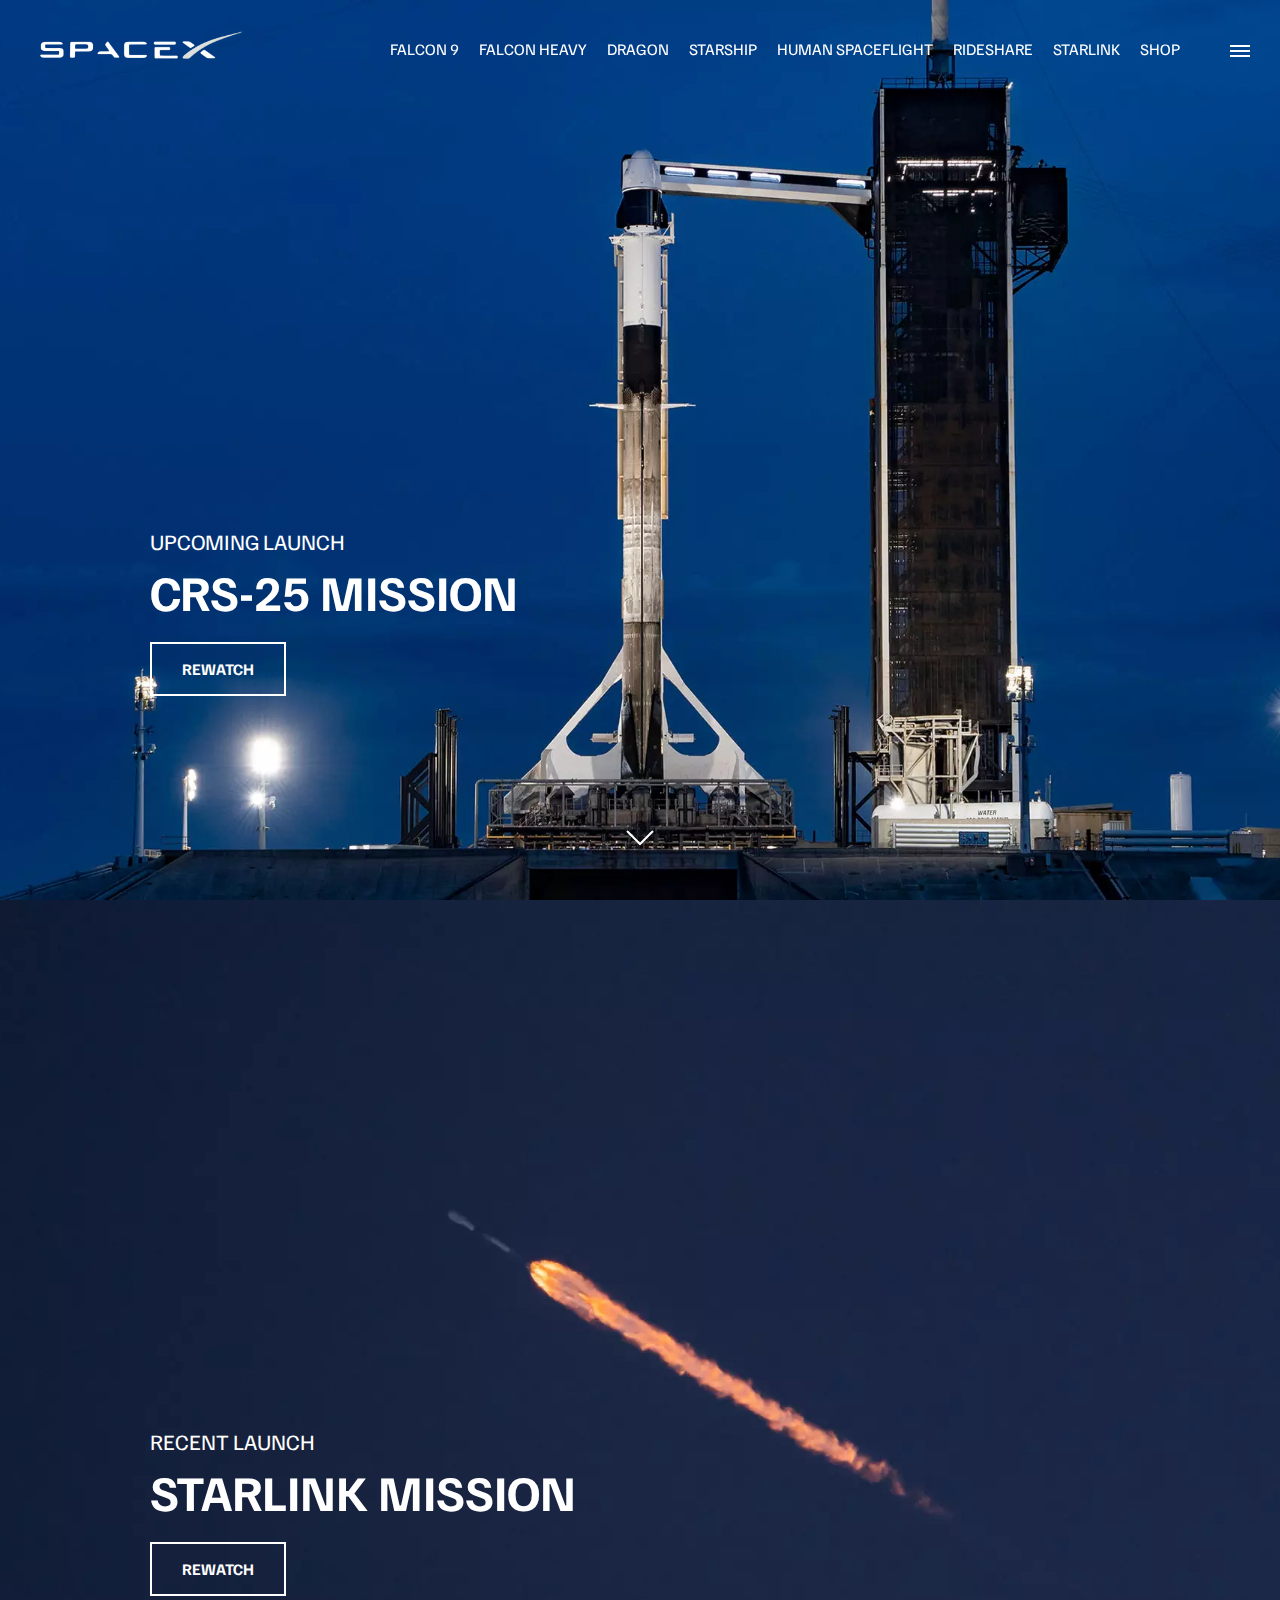
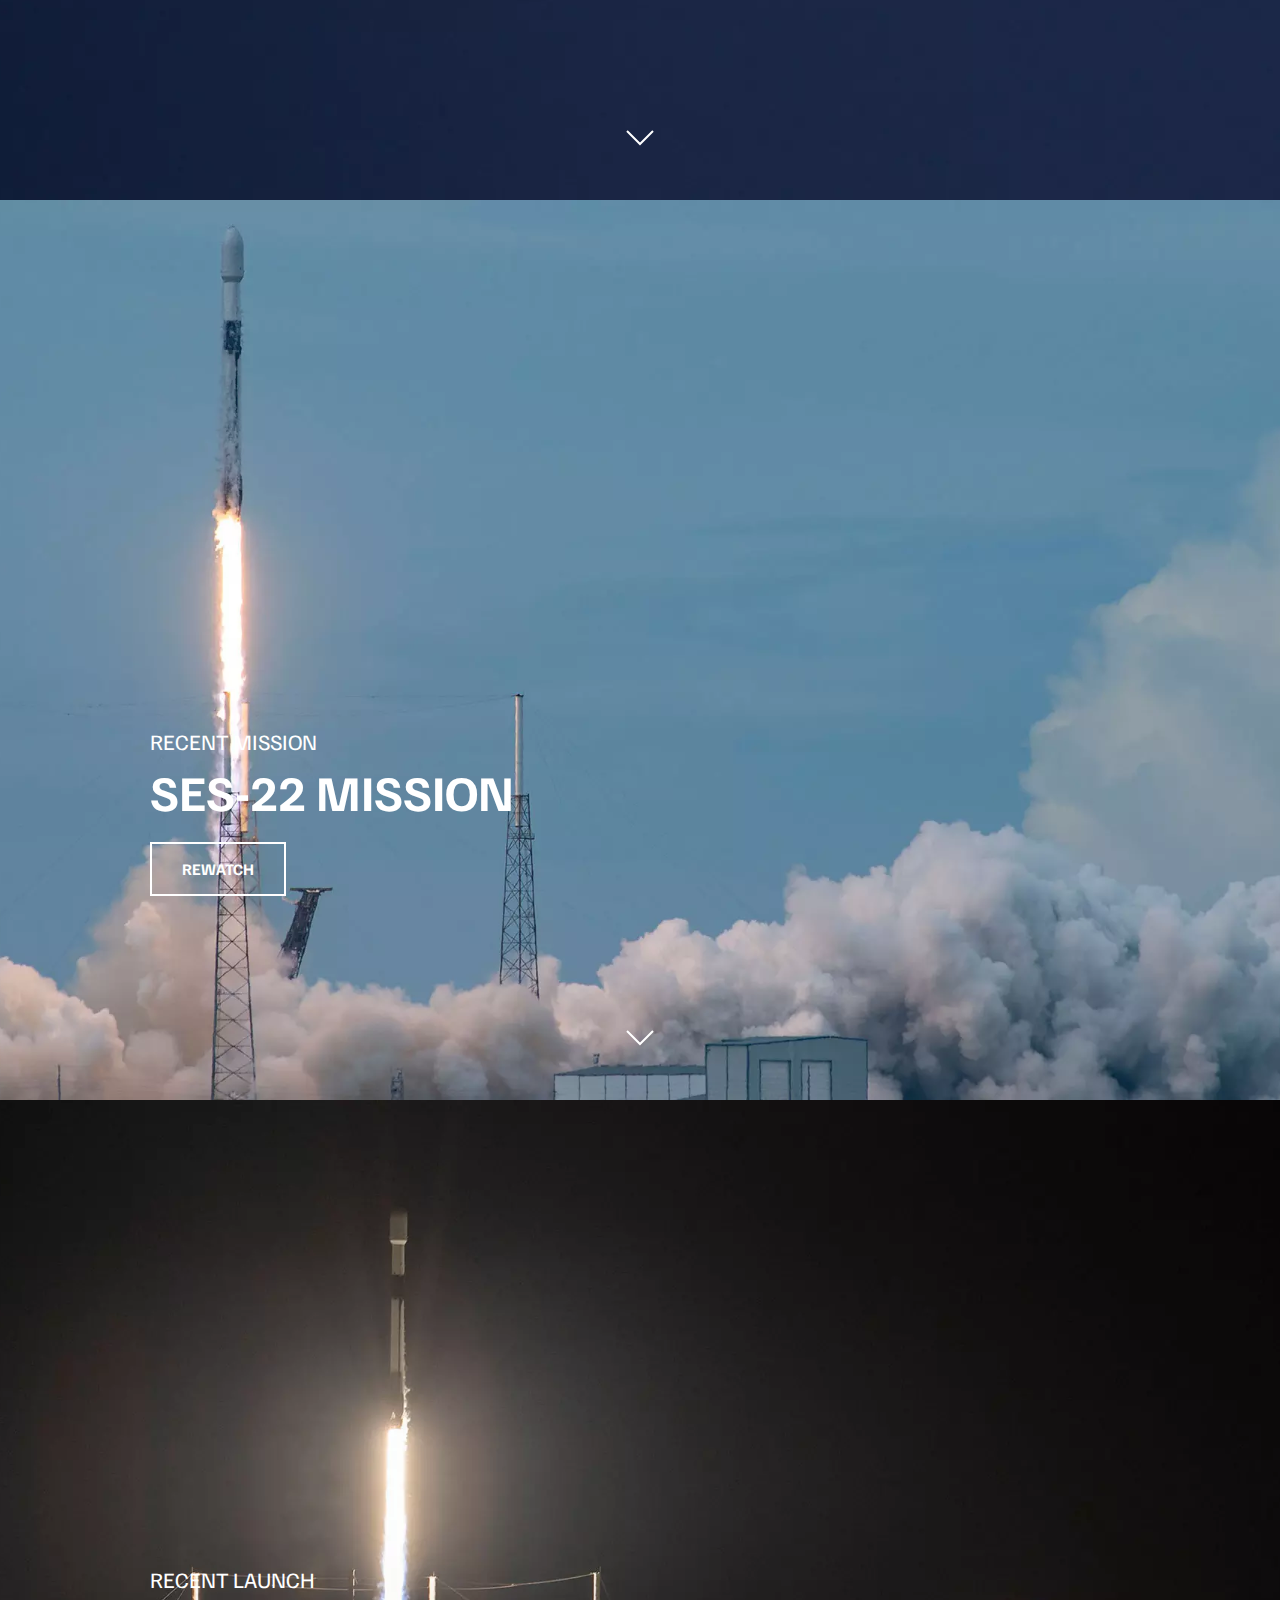
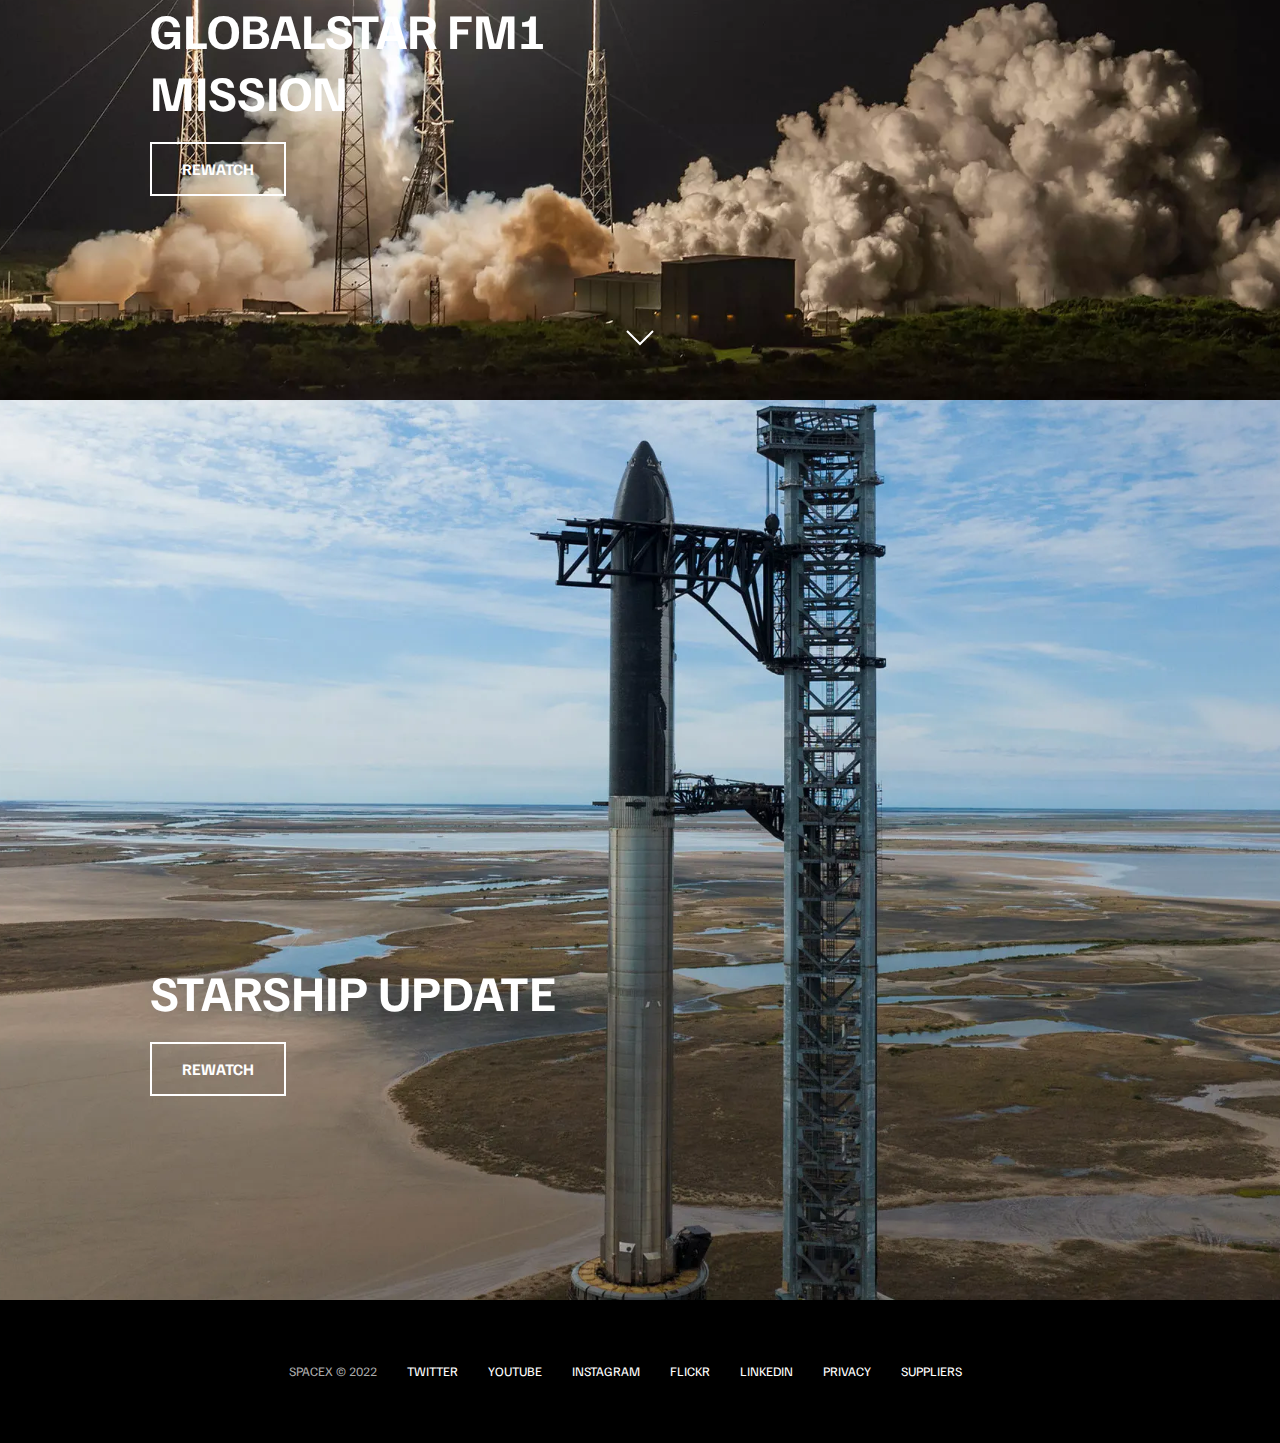
<file: index.html>
<!DOCTYPE html>
<html lang="en">
  <head>
    <meta charset="UTF-8" />
    <meta http-equiv="X-UA-Compatible" content="IE=edge" />
    <meta name="viewport" content="width=device-width, initial-scale=1.0" />
    <link rel="stylesheet" href="css/style.css" />
    <title>SpaceX</title>
  </head>
  <body>
    <div id="bg-overlay"></div>
    <!-- Navbar -->
    <header class="main-header">
      <div class="logo">
        <a href="index.html">
          <img src="./img/logo.png" alt="SpaceX logo" />
        </a>
      </div>
      <nav class="desktop-main-menu">
        <ul>
          <li><a href="falcon9.html">Falcon 9</a></li>
          <li><a href="falcon-heavy.html">Falcon Heavy</a></li>
          <li><a href="dragon.html">Dragon</a></li>
          <li><a href="#">Starship</a></li>
          <li><a href="#">Human Spaceflight</a></li>
          <li><a href="#">Rideshare</a></li>
          <li><a href="#">Starlink</a></li>
          <li><a href="#">Shop</a></li>
        </ul>
      </nav>
    </header>

    <div id="mobile-menu" class="mobile-main-menu">
      <ul>
        <li><a href="#">Mission</a></li>
        <li><a href="#">Launches</a></li>
        <li><a href="#">Careers</a></li>
        <li><a href="#">Updates</a></li>
        <li><a href="#">Shop</a></li>

        <li class="mobile-only"><a href="falcon9.html">Falcon 9</a></li>
        <li class="mobile-only">
          <a href="falcon-heavy.html">Falcon Heavy</a>
        </li>
        <li class="mobile-only"><a href="dragon.html">Dragon</a></li>
        <li class="mobile-only"><a href="#">Starship</a></li>
        <li class="mobile-only"><a href="#">Human Spaceflight</a></li>
        <li class="mobile-only"><a href="#">Rideshare</a></li>
        <li class="mobile-only"><a href="#">Starlink</a></li>
      </ul>
    </div>

    <!-- Hamburger -->
    <div id="menu-btn" class="hamburger" type="button">
      <span class="top"></span>
      <span class="middle"></span>
      <span class="bottom"></span>
    </div>

    <!-- Section A -->
    <section class="section-a">
      <div class="section-inner">
        <h4>Upcoming Launch</h4>
        <h2>CRS-25 Mission</h2>
        <a href="#" class="btn">
          <div class="hover"></div>
          <span>Rewatch</span>
        </a>
      </div>
      <div class="scroll-arrow">
        <svg width="30px" height="20px">
          <path
            stroke="#ffffff"
            fill="none"
            stroke-width="2px"
            d="M2.000,5.000 L15.000,18.000 L28.000,5.000 "
          ></path>
        </svg>
      </div>
    </section>

    <!-- Section B -->
    <section class="section-b">
      <div class="section-inner">
        <h4>Recent Launch</h4>
        <h2>Starlink Mission</h2>
        <a href="#" class="btn">
          <div class="hover"></div>
          <span>Rewatch</span>
        </a>
      </div>
      <div class="scroll-arrow">
        <svg width="30px" height="20px">
          <path
            stroke="#ffffff"
            fill="none"
            stroke-width="2px"
            d="M2.000,5.000 L15.000,18.000 L28.000,5.000 "
          ></path>
        </svg>
      </div>
    </section>

    <!-- Section C -->
    <section class="section-c">
      <div class="section-inner">
        <h4>Recent Mission</h4>
        <h2>SES-22 Mission</h2>
        <a href="#" class="btn">
          <div class="hover"></div>
          <span>Rewatch</span>
        </a>
      </div>
      <div class="scroll-arrow">
        <svg width="30px" height="20px">
          <path
            stroke="#ffffff"
            fill="none"
            stroke-width="2px"
            d="M2.000,5.000 L15.000,18.000 L28.000,5.000 "
          ></path>
        </svg>
      </div>
    </section>

    <!-- Section D -->
    <section class="section-d">
      <div class="section-inner">
        <h4>Recent Launch</h4>
        <h2>Globalstar FM1 Mission</h2>
        <a href="#" class="btn">
          <div class="hover"></div>
          <span>Rewatch</span>
        </a>
      </div>
      <div class="scroll-arrow">
        <svg width="30px" height="20px">
          <path
            stroke="#ffffff"
            fill="none"
            stroke-width="2px"
            d="M2.000,5.000 L15.000,18.000 L28.000,5.000 "
          ></path>
        </svg>
      </div>
    </section>

    <!-- Section E -->
    <section class="section-e">
      <div class="section-inner">
        <h2>Starship Update</h2>
        <a href="#" class="btn">
          <div class="hover"></div>
          <span>Rewatch</span>
        </a>
      </div>
    </section>

    <!-- Footer -->
    <footer>
      <ul>
        <li>SpaceX © 2022</li>
        <li><a href="#">Twitter</a></li>
        <li><a href="#">YouTube</a></li>
        <li><a href="#">Instagram</a></li>
        <li><a href="#">Flickr</a></li>
        <li><a href="#">LinkedIn</a></li>
        <li><a href="#">Privacy</a></li>
        <li><a href="#">Suppliers</a></li>
      </ul>
    </footer>

    <script src="js/script.js"></script>
  </body>
</html>
</file>
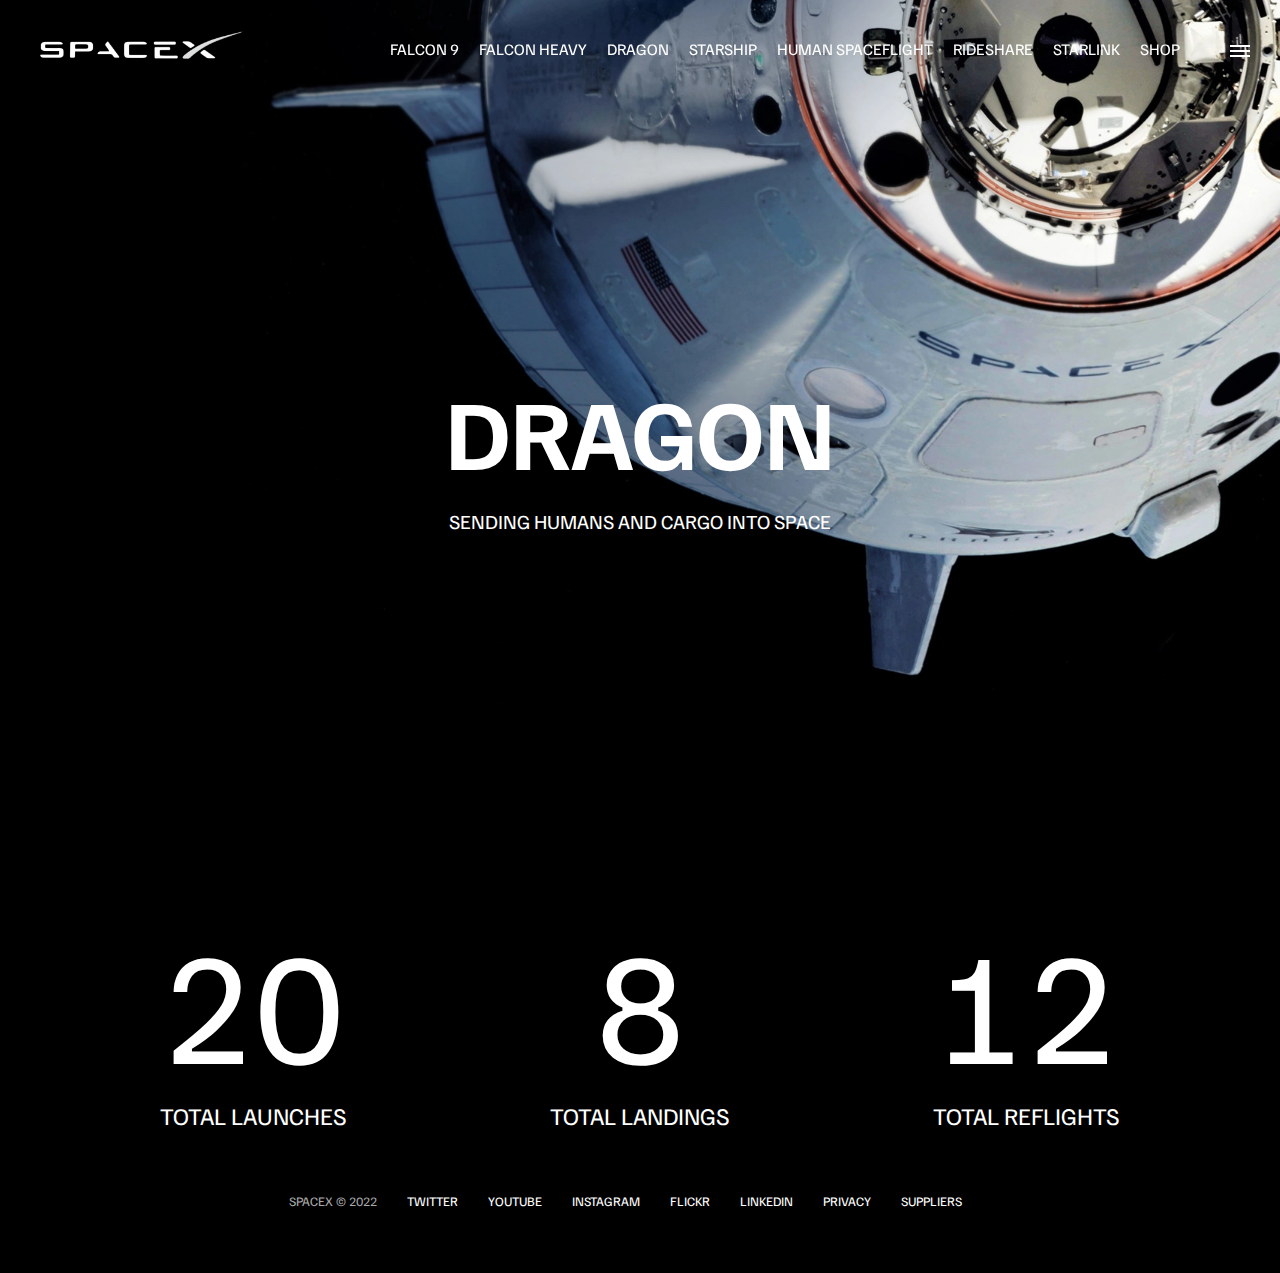
<file: dragon.html>
<!DOCTYPE html>
<html lang="en">
  <head>
    <meta charset="UTF-8" />
    <meta http-equiv="X-UA-Compatible" content="IE=edge" />
    <meta name="viewport" content="width=device-width, initial-scale=1.0" />
    <link rel="stylesheet" href="css/style.css" />
    <title>SpaceX</title>
  </head>
  <body>
    <div id="bg-overlay"></div>
    <!-- Navbar -->
    <header class="main-header">
      <div class="logo">
        <a href="index.html">
          <img src="./img/logo.png" alt="SpaceX logo" />
        </a>
      </div>
      <nav class="desktop-main-menu">
        <ul>
          <li><a href="falcon9.html">Falcon 9</a></li>
          <li><a href="falcon-heavy.html">Falcon Heavy</a></li>
          <li><a href="dragon.html">Dragon</a></li>
          <li><a href="#">Starship</a></li>
          <li><a href="#">Human Spaceflight</a></li>
          <li><a href="#">Rideshare</a></li>
          <li><a href="#">Starlink</a></li>
          <li><a href="#">Shop</a></li>
        </ul>
      </nav>
    </header>

    <div id="mobile-menu" class="mobile-main-menu">
      <ul>
        <li><a href="#">Mission</a></li>
        <li><a href="#">Launches</a></li>
        <li><a href="#">Careers</a></li>
        <li><a href="#">Updates</a></li>
        <li><a href="#">Shop</a></li>

        <li class="mobile-only"><a href="falcon9.html">Falcon 9</a></li>
        <li class="mobile-only">
          <a href="falcon-heavy.html">Falcon Heavy</a>
        </li>
        <li class="mobile-only"><a href="dragon.html">Dragon</a></li>
        <li class="mobile-only"><a href="#">Starship</a></li>
        <li class="mobile-only"><a href="#">Human Spaceflight</a></li>
        <li class="mobile-only"><a href="#">Rideshare</a></li>
        <li class="mobile-only"><a href="#">Starlink</a></li>
      </ul>
    </div>

    <!-- Hamburger -->
    <div id="menu-btn" class="hamburger" type="button">
      <span class="top"></span>
      <span class="middle"></span>
      <span class="bottom"></span>
    </div>

    <section class="animate bg-dragon"></section>
    <div class="section-inner-center">
      <h3>Dragon</h3>
      <p>Sending humans and cargo into space</p>
    </div>

    <div class="stats">
      <div>
        <span class="counter" data-target="20">20</span>
        <h4>Total Launches</h4>
      </div>
      <div>
        <span class="counter" data-target="8">8</span>
        <h4>Total Landings</h4>
      </div>
      <div>
        <span class="counter" data-target="12">12</span>
        <h4>Total Reflights</h4>
      </div>
    </div>

    <!-- Footer -->
    <footer>
      <ul>
        <li>SpaceX © 2022</li>
        <li><a href="#">Twitter</a></li>
        <li><a href="#">YouTube</a></li>
        <li><a href="#">Instagram</a></li>
        <li><a href="#">Flickr</a></li>
        <li><a href="#">LinkedIn</a></li>
        <li><a href="#">Privacy</a></li>
        <li><a href="#">Suppliers</a></li>
      </ul>
    </footer>

    <script src="js/script.js"></script>
  </body>
</html>
</file>
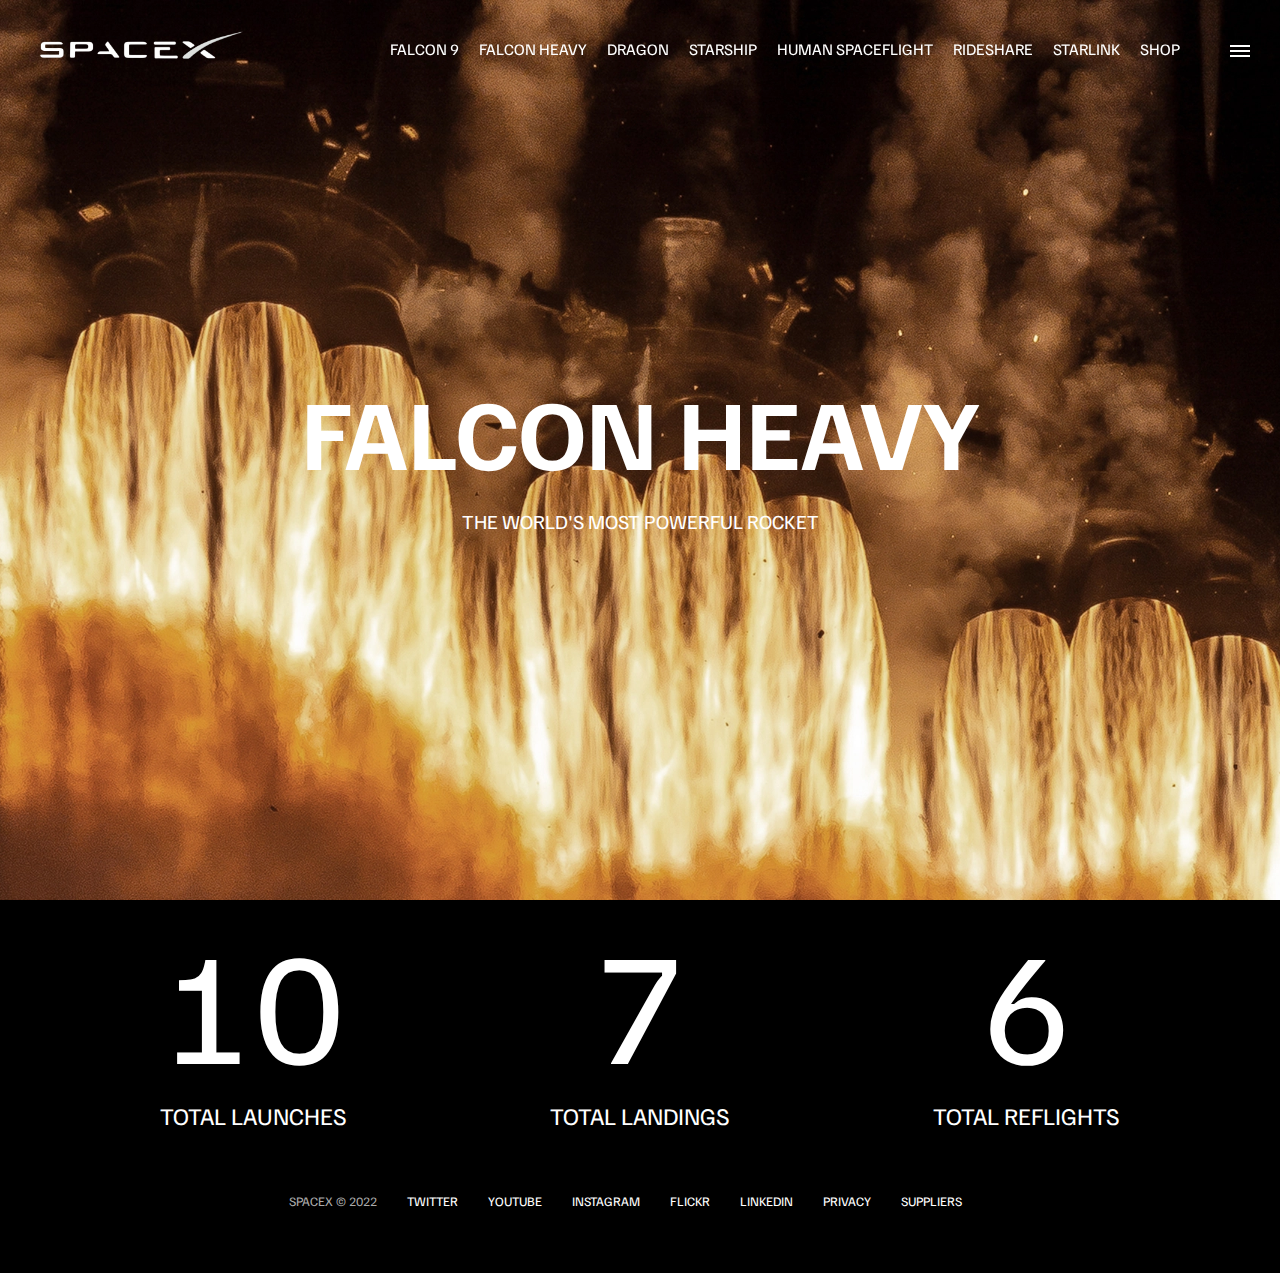
<file: falcon-heavy.html>
<!DOCTYPE html>
<html lang="en">
  <head>
    <meta charset="UTF-8" />
    <meta http-equiv="X-UA-Compatible" content="IE=edge" />
    <meta name="viewport" content="width=device-width, initial-scale=1.0" />
    <link rel="stylesheet" href="css/style.css" />
    <title>SpaceX</title>
  </head>
  <body>
    <div id="bg-overlay"></div>
    <!-- Navbar -->
    <header class="main-header">
      <div class="logo">
        <a href="index.html">
          <img src="./img/logo.png" alt="SpaceX logo" />
        </a>
      </div>
      <nav class="desktop-main-menu">
        <ul>
          <li><a href="falcon9.html">Falcon 9</a></li>
          <li><a href="falcon-heavy.html">Falcon Heavy</a></li>
          <li><a href="dragon.html">Dragon</a></li>
          <li><a href="#">Starship</a></li>
          <li><a href="#">Human Spaceflight</a></li>
          <li><a href="#">Rideshare</a></li>
          <li><a href="#">Starlink</a></li>
          <li><a href="#">Shop</a></li>
        </ul>
      </nav>
    </header>

    <div id="mobile-menu" class="mobile-main-menu">
      <ul>
        <li><a href="#">Mission</a></li>
        <li><a href="#">Launches</a></li>
        <li><a href="#">Careers</a></li>
        <li><a href="#">Updates</a></li>
        <li><a href="#">Shop</a></li>

        <li class="mobile-only"><a href="falcon9.html">Falcon 9</a></li>
        <li class="mobile-only">
          <a href="falcon-heavy.html">Falcon Heavy</a>
        </li>
        <li class="mobile-only"><a href="dragon.html">Dragon</a></li>
        <li class="mobile-only"><a href="#">Starship</a></li>
        <li class="mobile-only"><a href="#">Human Spaceflight</a></li>
        <li class="mobile-only"><a href="#">Rideshare</a></li>
        <li class="mobile-only"><a href="#">Starlink</a></li>
      </ul>
    </div>

    <!-- Hamburger -->
    <div id="menu-btn" class="hamburger" type="button">
      <span class="top"></span>
      <span class="middle"></span>
      <span class="bottom"></span>
    </div>

    <section class="animate bg-falcon-heavy"></section>
    <div class="section-inner-center">
      <h3>Falcon Heavy</h3>
      <p>The World's most powerful rocket</p>
    </div>

    <div class="stats">
      <div>
        <span class="counter" data-target="10">10</span>
        <h4>Total Launches</h4>
      </div>
      <div>
        <span class="counter" data-target="7">7</span>
        <h4>Total Landings</h4>
      </div>
      <div>
        <span class="counter" data-target="6">6</span>
        <h4>Total Reflights</h4>
      </div>
    </div>

    <!-- Footer -->
    <footer>
      <ul>
        <li>SpaceX © 2022</li>
        <li><a href="#">Twitter</a></li>
        <li><a href="#">YouTube</a></li>
        <li><a href="#">Instagram</a></li>
        <li><a href="#">Flickr</a></li>
        <li><a href="#">LinkedIn</a></li>
        <li><a href="#">Privacy</a></li>
        <li><a href="#">Suppliers</a></li>
      </ul>
    </footer>

    <script src="js/script.js"></script>
  </body>
</html>
</file>
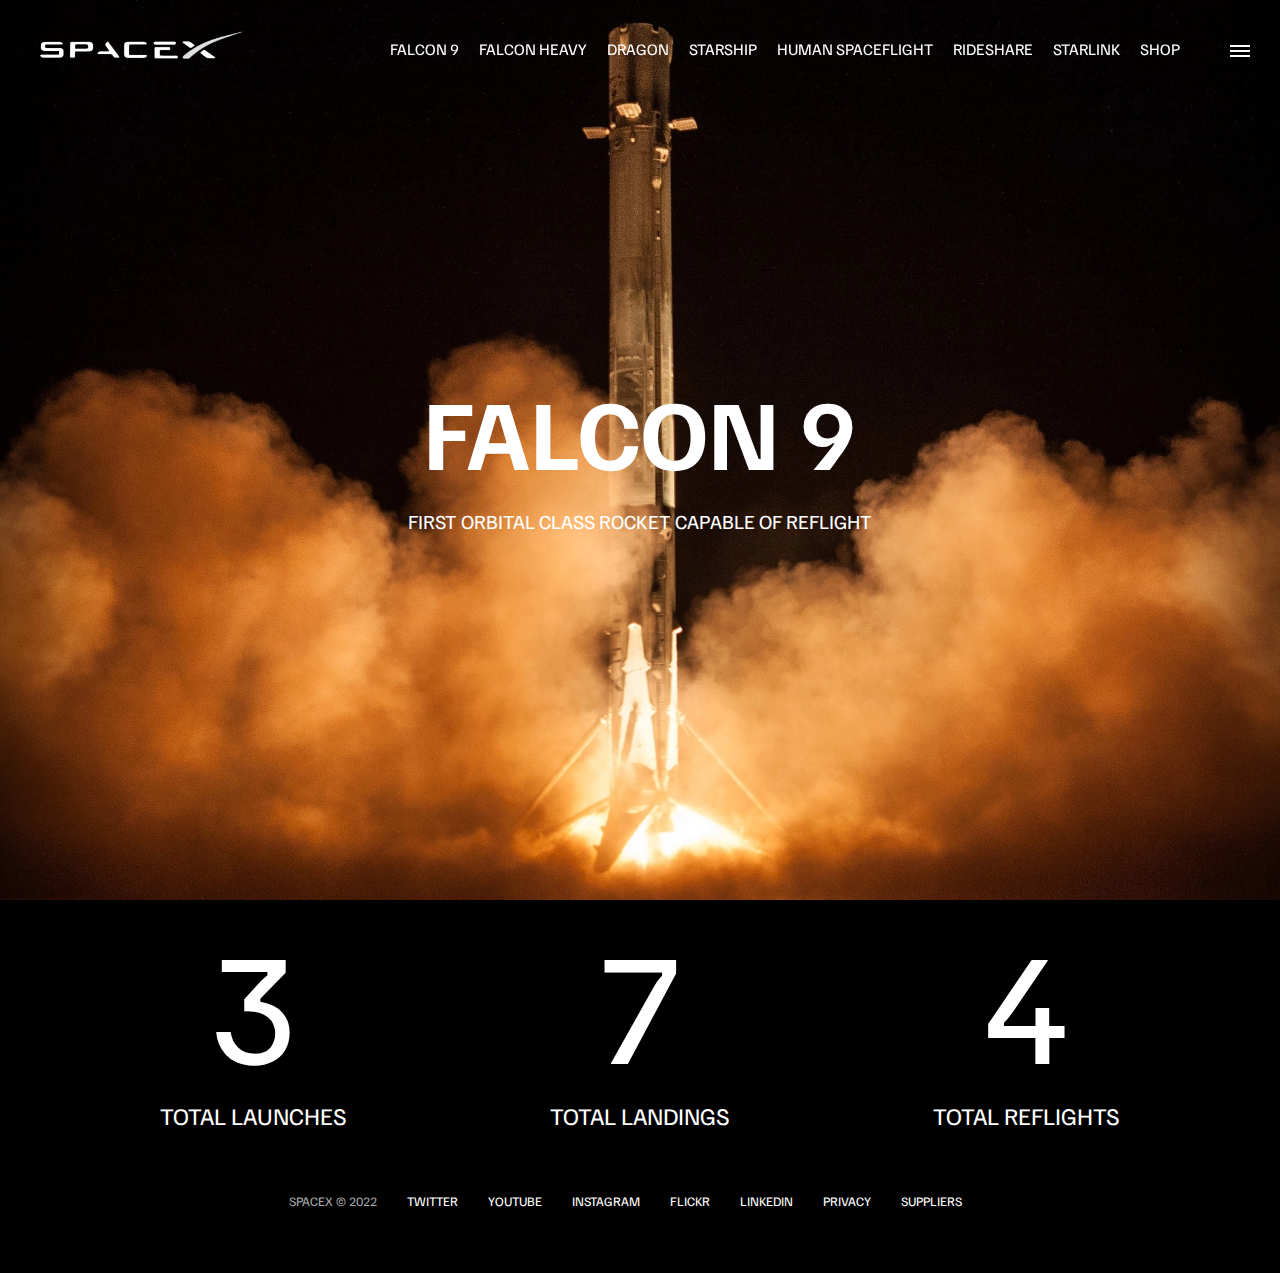
<file: falcon9.html>
<!DOCTYPE html>
<html lang="en">
  <head>
    <meta charset="UTF-8" />
    <meta http-equiv="X-UA-Compatible" content="IE=edge" />
    <meta name="viewport" content="width=device-width, initial-scale=1.0" />
    <link rel="stylesheet" href="css/style.css" />
    <title>SpaceX</title>
  </head>
  <body>
    <div id="bg-overlay"></div>
    <!-- Navbar -->
    <header class="main-header">
      <div class="logo">
        <a href="index.html">
          <img src="./img/logo.png" alt="SpaceX logo" />
        </a>
      </div>
      <nav class="desktop-main-menu">
        <ul>
          <li><a href="falcon9.html">Falcon 9</a></li>
          <li><a href="falcon-heavy.html">Falcon Heavy</a></li>
          <li><a href="dragon.html">Dragon</a></li>
          <li><a href="#">Starship</a></li>
          <li><a href="#">Human Spaceflight</a></li>
          <li><a href="#">Rideshare</a></li>
          <li><a href="#">Starlink</a></li>
          <li><a href="#">Shop</a></li>
        </ul>
      </nav>
    </header>

    <div id="mobile-menu" class="mobile-main-menu">
      <ul>
        <li><a href="#">Mission</a></li>
        <li><a href="#">Launches</a></li>
        <li><a href="#">Careers</a></li>
        <li><a href="#">Updates</a></li>
        <li><a href="#">Shop</a></li>

        <li class="mobile-only"><a href="falcon9.html">Falcon 9</a></li>
        <li class="mobile-only">
          <a href="falcon-heavy.html">Falcon Heavy</a>
        </li>
        <li class="mobile-only"><a href="dragon.html">Dragon</a></li>
        <li class="mobile-only"><a href="#">Starship</a></li>
        <li class="mobile-only"><a href="#">Human Spaceflight</a></li>
        <li class="mobile-only"><a href="#">Rideshare</a></li>
        <li class="mobile-only"><a href="#">Starlink</a></li>
      </ul>
    </div>

    <!-- Hamburger -->
    <div id="menu-btn" class="hamburger" type="button">
      <span class="top"></span>
      <span class="middle"></span>
      <span class="bottom"></span>
    </div>

    <section class="animate bg-falcon-9"></section>
    <div class="section-inner-center">
      <h3>Falcon 9</h3>
      <p>First orbital class rocket capable of reflight</p>
    </div>

    <div class="stats">
      <div>
        <span class="counter" data-target="3">3</span>
        <h4>Total Launches</h4>
      </div>
      <div>
        <span class="counter" data-target="7">7</span>
        <h4>Total Landings</h4>
      </div>
      <div>
        <span class="counter" data-target="4">4</span>
        <h4>Total Reflights</h4>
      </div>
    </div>

    <!-- Footer -->
    <footer>
      <ul>
        <li>SpaceX © 2022</li>
        <li><a href="#">Twitter</a></li>
        <li><a href="#">YouTube</a></li>
        <li><a href="#">Instagram</a></li>
        <li><a href="#">Flickr</a></li>
        <li><a href="#">LinkedIn</a></li>
        <li><a href="#">Privacy</a></li>
        <li><a href="#">Suppliers</a></li>
      </ul>
    </footer>

    <script src="js/script.js"></script>
  </body>
</html>
</file>
<file: css/style.css>
@import url('https://fonts.googleapis.com/css2?family=Familjen+Grotesk:wght@400;600;700&display=swap');

*,
*::before,
*::after {
  margin: 0;
  padding: 0;
  box-sizing: border-box;
}

html {
  scroll-behavior: smooth;
}

body {
  font-family: 'Familjen Grotesk', sans-serif;
  background: #000;
  color: #fff;
}

a {
  text-decoration: none;
  color: #fff;
}

ul {
  list-style: none;
}

.main-header {
  position: fixed;
  top: 0;
  left: 0;
  width: 100%;
  z-index: 3;
  height: 100px;
  padding: 0 30px;
  text-transform: uppercase;

  display: flex;
  justify-content: space-between;
  align-items: center;
}

.logo {
  width: 210px;
  height: auto;
  margin-left: 10px;
}

.logo img {
  display: block;
  width: 100%;
  height: auto;
}

.desktop-main-menu {
  margin-right: 50px;
}

.desktop-main-menu ul {
  display: flex;
}

.desktop-main-menu ul li {
  position: relative;
  margin-right: 20px;
  padding-bottom: 2px;
}

.desktop-main-menu ul li a::after {
  content: '';
  position: absolute;
  bottom: 0;
  left: 0;
  width: 100%;
  height: 1px;
  border-bottom: 1px solid #fff;
  transform: scaleX(0);
  transition: transform 0.5s cubic-bezier(0.075, 0.82, 0.165, 1);
  transform-origin: right center;
}

.desktop-main-menu ul li a:hover::after {
  transform: scaleX(1);
}

/* Sections */

section {
  position: relative;
  height: 100vh;
  background-position: center center;
  background-repeat: no-repeat;
  background-size: cover;
  text-transform: uppercase;
}

.section-inner {
  position: absolute;
  bottom: 200px;
  left: 150px;
  max-width: 560px;
}

.section-inner h4 {
  font-size: 22px;
  margin-bottom: 5px;
  font-weight: 300;
  animation: fadeInUp 0.5s cubic-bezier(0.075, 0.82, 0.165, 1);
}

.section-inner h2 {
  font-size: 50px;
  font-weight: 700;
  margin-bottom: 20px;
  animation: fadeInUp 0.5s cubic-bezier(0.075, 0.82, 0.165, 1) 0.2s;
  animation-fill-mode: both;
}

.section-inner a {
  animation: fadeInUp 0.5s cubic-bezier(0.075, 0.82, 0.165, 1) 0.4s;
  animation-fill-mode: both;
}

.btn {
  min-width: 130px;
  border: 2px solid #fff;
  padding: 15px 30px;
  display: inline-block;
  text-transform: uppercase;
  font-weight: bold;
  text-align: center;
  position: relative;
  overflow: hidden;
  z-index: 2;
}

.btn:hover {
  color: #000;
}

.btn .hover {
  position: absolute;
  top: 0;
  left: 0;
  width: 100%;
  height: 100%;
  background: #fff;
  z-index: -1;
  transform: translateY(100%);
  transition: transform 0.5s cubic-bezier(0.075, 0.82, 0.165, 1);
}

.btn:hover .hover {
  transform: translateY(0);
}

.scroll-arrow {
  position: absolute;
  bottom: 50px;
  left: 50%;
  transform: translate(-50%);
  animation: fadeBounce 5s infinite;
}

/* Background images */
.section-a {
  background-image: url('../img/section-a.webp');
}
.section-b {
  background-image: url('../img/section-b.webp');
}
.section-c {
  background-image: url('../img/section-c.webp');
}
.section-d {
  background-image: url('../img/section-d.webp');
}
.section-e {
  background-image: url('../img/section-e.webp');
}
.section-f {
  background-image: url('../img/section-f.webp');
}

/* Footer */
footer {
  position: relative;
  padding: 55px 0;
}

footer ul {
  display: flex;
  justify-content: center;
  align-items: center;
  flex-wrap: wrap;
}

footer ul li {
  margin-right: 30px;
  color: #aaa;
  text-transform: uppercase;
  font-size: 13px;
  line-height: 2.5;
}

footer ul li a {
  color: #fff;
  transition: color 0.6s;
}

footer ul li a:hover {
  color: #aaa;
}

/* Menu Button */
/* Hamburger Menu */
.hamburger {
  position: fixed;
  top: 45px;
  right: 30px;
  z-index: 10;
  cursor: pointer;
  width: 20px;
  height: 20px;
  background: none;
  border: none;
}

.top,
.middle,
.bottom {
  position: absolute;
  width: 20px;
  height: 2px;
  top: 0;
  left: 0;
  background: #fff;
  transition: all 0.5s;
}

.middle {
  transform: translateY(5px);
}

.bottom {
  transform: translateY(10px);
}

/* On Hamburger Open */
.open {
  transform: rotate(90deg);
}

.open .top {
  transform: rotate(45deg) translateY(6px) translateX(6px);
}

.open .middle {
  display: none;
}

.open .bottom {
  transform: rotate(-45deg) translateY(6px) translateX(-6px);
}

.mobile-only {
  display: none;
}

/* Overlay */
.display-overlay {
  position: fixed;
  top: 0;
  left: 0;
  width: 100%;
  height: 100%;
  background-color: rgba(0, 0, 0, 0.5);
  z-index: 5;
}

.stop-scroll {
  overflow: hidden;
}

/* Mobile Main Menu */
.mobile-main-menu {
  background-color: black;
  position: fixed;
  right: 0;
  top: 0;
  width: 356px;
  height: 100%;
  z-index: 5;
  display: flex;
  align-items: center;
  justify-content: center;
  transform: translateX(100%);
  transition: transform 0.5s cubic-bezier(0.445, 0.05, 0.55, 0.95);
}

.mobile-main-menu ul {
  display: flex;
  flex-direction: column;
  align-items: end;
  justify-content: center;
  padding: 50px;
  width: 100%;
}

.mobile-main-menu ul li {
  margin-bottom: 20px;
  font-size: 18px;
  text-transform: uppercase;
  border-bottom: 1px #555 dotted;
  width: 100%;
  text-align: right;
  padding-bottom: 8px;
}

.mobile-main-menu ul li a {
  color: #fff;
  transition: color 0.6s;
}

.mobile-main-menu ul li a:hover {
  color: #aaa;
}

.show-menu {
  transform: translateX(0);
}

.bg-falcon-9 {
  background-image: url('../img/falcon-9.webp');
}

.bg-falcon-heavy {
  background-image: url('../img/falcon-heavy.webp');
}

.bg-dragon {
  background-image: url('../img/dragon.webp');
}

.animate {
  animation: fadeIn 2s ease-in-out;
}

.section-inner-center {
  position: absolute;
  top: 50%;
  left: 50%;
  transform: translate(-50%, -50%);
  text-transform: uppercase;
  text-align: center;
  width: 80%;
}

.section-inner-center h3 {
  font-size: 100px;
  margin-bottom: 15px;
  animation: fadeInUp 0.5s ease-in-out;
}

.section-inner-center p {
  font-size: 20px;
  animation: fadeInUp 0.5s ease-in-out 0.2s;
  animation-fill-mode: both;
}

.stats {
  max-width: 960px;
  margin: 0 auto;
  display: flex;
  align-items: center;
  justify-content: space-between;
  text-align: center;
  text-transform: uppercase;
}

.stats div span {
  font-size: 160px;
}

.stats div h4 {
  font-size: 24px;
  font-weight: 300;
}

/* Animations */

@keyframes fadeInUp {
  0% {
    opacity: 0;
    transform: translateY(140px);
  }

  100% {
    opacity: 1;
    transform: translateY(0);
  }
}

@keyframes fadeBounce {
  0%,
  20%,
  60%,
  80%,
  100% {
    opacity: 0;
    transform: translateY(-20px);
  }

  40% {
    opacity: 1;
    transform: translateY(0);
  }
}

@keyframes fadeIn {
  0% {
    opacity: 0;
  }

  100% {
    opacity: 1;
  }
}

/* Media Queries */
@media (max-width: 1180px) {
  .desktop-main-menu {
    display: none;
  }

  .mobile-only {
    display: block;
  }

  .section-inner-center h3 {
    font-size: 75px;
  }

  .mobile-main-menu ul {
    padding: 40px;
  }

  .mobile-main-menu ul li {
    margin-bottom: 15px;
    font-size: 16px;
    padding-bottom: 5px;
  }

  .section-inner-center h3 {
    font-size: 75px;
  }

  .section-inner-center h3 {
    font-size: 50px;
  }
}

@media (max-width: 680px) {
  .section-inner {
    bottom: 140px;
    left: 20px;
  }

  .section-inner h2 {
    font-size: 40px;
  }

  .logo {
    width: 150px;
    margin: auto;
  }

  footer ul li {
    margin-right: 15px;
  }

  .stats {
    flex-direction: column;
  }

  .stats div {
    margin-bottom: 20px;
  }
}
</file>
